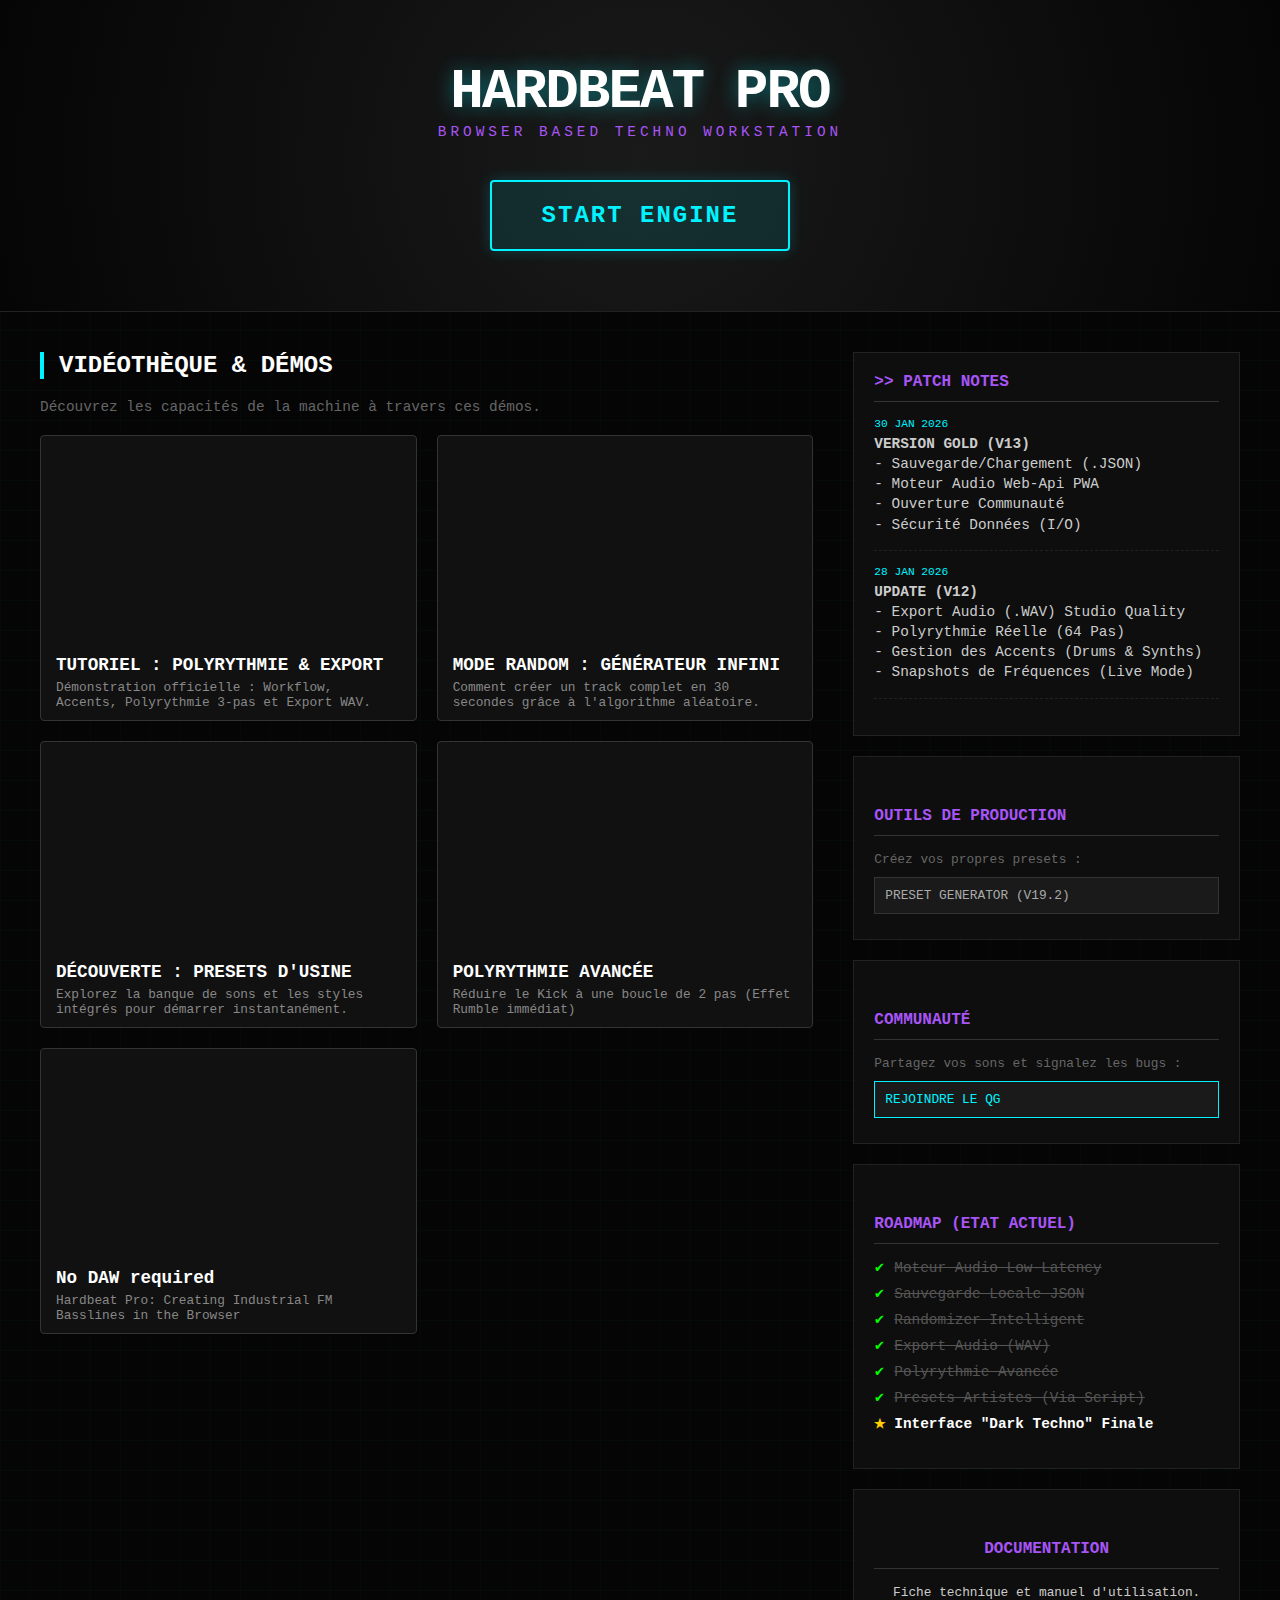
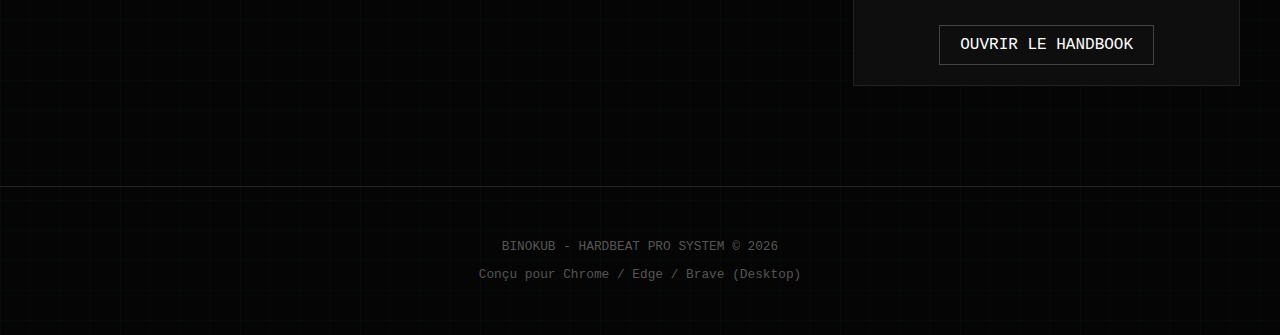
<file: index.html>
<!DOCTYPE html>
<html lang="fr">
<head>
    <meta charset="UTF-8">
    <meta name="viewport" content="width=device-width, initial-scale=1.0">
    <title>HARDBEAT PRO | HUB</title>
    <style>
        :root {
            --bg-dark: #050505;
            --panel-bg: #111;
            --text-main: #ccc;
            --cyan: #00f3ff;
            --purple: #a855f7;
            --green: #0f0;
            --yellow: #ffcc00;
            --border: 1px solid #333;
        }

        body {
            background-color: var(--bg-dark);
            color: var(--text-main);
            font-family: 'Courier New', monospace;
            margin: 0;
            padding: 0;
            background-image: 
                linear-gradient(rgba(0, 243, 255, 0.02) 1px, transparent 1px),
                linear-gradient(90deg, rgba(0, 243, 255, 0.02) 1px, transparent 1px);
            background-size: 30px 30px;
        }

        /* --- HEADER HERO --- */
        header {
            text-align: center;
            padding: 60px 20px;
            border-bottom: 1px solid #222;
            background: radial-gradient(circle at center, #1a1a1a 0%, #050505 100%);
        }

        h1 {
            font-size: 3.5rem;
            margin: 0;
            color: #fff;
            text-shadow: 0 0 20px rgba(0, 243, 255, 0.4);
            letter-spacing: -2px;
        }

        .subtitle {
            color: var(--purple);
            letter-spacing: 4px;
            font-size: 0.9rem;
            margin-bottom: 40px;
            text-transform: uppercase;
        }

        .btn-main {
            display: inline-block;
            background: rgba(0, 243, 255, 0.1);
            color: var(--cyan);
            border: 2px solid var(--cyan);
            padding: 20px 50px;
            font-size: 1.5rem;
            font-weight: bold;
            text-decoration: none;
            text-transform: uppercase;
            letter-spacing: 2px;
            transition: 0.3s;
            box-shadow: 0 0 15px rgba(0, 243, 255, 0.2);
            border-radius: 4px;
        }

        .btn-main:hover {
            background: var(--cyan);
            color: #000;
            box-shadow: 0 0 40px rgba(0, 243, 255, 0.8);
            transform: scale(1.05);
        }

        /* --- CONTENT GRID --- */
        .container {
            max-width: 1200px;
            margin: 0 auto;
            padding: 40px 20px;
            display: grid;
            grid-template-columns: 2fr 1fr; /* 2/3 Vidéos, 1/3 Infos */
            gap: 40px;
        }

        @media (max-width: 800px) { .container { grid-template-columns: 1fr; } }

        h2 { border-left: 4px solid var(--cyan); padding-left: 15px; color: #fff; margin-top: 0; text-transform: uppercase; }
        h3 { color: var(--purple); border-bottom: 1px solid #333; padding-bottom: 10px; margin-top: 30px; font-size: 1rem; }

        /* --- VIDEO GALLERY --- */
        .video-grid {
            display: grid;
            grid-template-columns: repeat(auto-fill, minmax(300px, 1fr));
            gap: 20px;
        }

        .video-card {
            background: var(--panel-bg);
            border: var(--border);
            padding: 10px;
            border-radius: 4px;
            transition: 0.2s;
        }

        .video-card:hover { border-color: var(--cyan); box-shadow: 0 0 15px rgba(0,0,0,0.5); }
        
        .vid-info { padding: 10px 5px 0 5px; }
        .vid-title { font-weight: bold; color: #fff; font-size: 1.1rem; margin-bottom: 5px; }
        .vid-desc { font-size: 0.8rem; color: #888; }

        /* --- SIDEBAR (INFOS) --- */
        .sidebar-box {
            background: #0e0e0e;
            padding: 20px;
            border: 1px solid #222;
            margin-bottom: 20px;
        }

        ul.updates { list-style: none; padding: 0; }
        ul.updates li { margin-bottom: 15px; border-bottom: 1px dashed #222; padding-bottom: 15px; }
        .date { color: var(--cyan); font-size: 0.7rem; display: block; margin-bottom: 4px; }
        .text { font-size: 0.9rem; line-height: 1.4; }

        ul.roadmap { list-style: none; padding: 0; }
        ul.roadmap li { margin-bottom: 10px; padding-left: 20px; position: relative; font-size: 0.9rem; }
        ul.roadmap li::before { content: "►"; color: var(--purple); position: absolute; left: 0; top: 0; font-size: 0.8rem; }
        ul.roadmap li.done { color: #555; text-decoration: line-through; }
        ul.roadmap li.done::before { content: "✔"; color: var(--green); }
        ul.roadmap li.new { color: #fff; font-weight: bold; }
        ul.roadmap li.new::before { content: "★"; color: var(--yellow); }

        /* --- TOOLS LINKS --- */
        .tool-link {
            display: block;
            background: #1a1a1a;
            color: #aaa;
            text-decoration: none;
            padding: 10px;
            margin-bottom: 5px;
            border: 1px solid #333;
            font-size: 0.8rem;
            transition: 0.2s;
        }
        .tool-link:hover {
            border-color: var(--yellow);
            color: var(--yellow);
            background: #222;
        }

        /* --- FOOTER --- */
        footer {
            text-align: center;
            padding: 40px;
            border-top: 1px solid #222;
            margin-top: 40px;
            color: #555;
            font-size: 0.8rem;
        }

        .dl-btn {
            color: #fff; text-decoration: none; border: 1px solid #444; padding: 10px 20px;
            transition: 0.2s; display: inline-block; margin-top: 10px;
        }
        .dl-btn:hover { border-color: var(--cyan); color: var(--cyan); background: rgba(0,0,0,0.5); }

    </style>
</head>
<body>

    <header>
        <h1>HARDBEAT PRO</h1>
        <div class="subtitle">BROWSER BASED TECHNO WORKSTATION</div>
        <a href="HARDBEAT-PRO.html" class="btn-main">START ENGINE</a>
    </header>

    <div class="container">
        
        <main>
            <h2>Vidéothèque & Démos</h2>
            <p style="font-size:0.9rem; color:#666; margin-bottom:20px;">
                Découvrez les capacités de la machine à travers ces démos.
            </p>
            
            <div class="video-grid" id="gallery-container">
                </div>
        </main>

        <aside>
            <div class="sidebar-box">
                <h3 style="margin-top:0"> >> PATCH NOTES </h3>
                <ul class="updates">
                    <li>
                        <span class="date">30 JAN 2026</span>
                        <div class="text"><strong>VERSION GOLD (V13)</strong><br>
                        - Sauvegarde/Chargement (.JSON)<br>
                        - Moteur Audio Web-Api PWA<br>
                        - Ouverture Communauté<br>
                        - Sécurité Données (I/O)</div>
                    </li>
                    <li>
                        <span class="date">28 JAN 2026</span>
                        <div class="text"><strong>UPDATE (V12)</strong><br>
                        - Export Audio (.WAV) Studio Quality<br>
                        - Polyrythmie Réelle (64 Pas)<br>
                        - Gestion des Accents (Drums & Synths)<br>
                        - Snapshots de Fréquences (Live Mode)</div>
                    </li>
                </ul>
            </div>

            <div class="sidebar-box">
                <h3>OUTILS DE PRODUCTION</h3>
                <p style="font-size:0.8rem; color:#666; margin-bottom:10px;">Créez vos propres presets :</p>
                <a href="generator.html" target="_blank" class="tool-link">PRESET GENERATOR (V19.2)</a>
            </div>

            <div class="sidebar-box">
                <h3>COMMUNAUTÉ</h3>
                <p style="font-size:0.8rem; color:#666; margin-bottom:10px;">Partagez vos sons et signalez les bugs :</p>
                <a href="https://forum.binokub.com" target="_blank" class="tool-link" style="border-color: var(--cyan); color: var(--cyan);"> REJOINDRE LE QG</a>
            </div>

            <div class="sidebar-box">
                <h3>ROADMAP (ETAT ACTUEL)</h3>
                <ul class="roadmap">
                    <li class="done">Moteur Audio Low-Latency</li>
                    <li class="done">Sauvegarde Locale JSON</li>
                    <li class="done">Randomizer Intelligent</li>
                    <li class="done">Export Audio (WAV)</li>
                    <li class="done">Polyrythmie Avancée</li>
                    <li class="done">Presets Artistes (Via Script)</li>
                    <li class="new">Interface "Dark Techno" Finale</li>
                </ul>
            </div>

           <div class="sidebar-box" style="text-align:center;">
                <h3>DOCUMENTATION</h3>
                <p style="font-size:0.8rem; margin-bottom:15px;">Fiche technique et manuel d'utilisation.</p>
                <a href="manual.html" target="_blank" class="dl-btn"> OUVRIR LE HANDBOOK</a>
            </div>
        </aside>

    </div>

    <footer>
        <p>BINOKUB - HARDBEAT PRO SYSTEM © 2026</p>
        <p>Conçu pour Chrome / Edge / Brave (Desktop)</p>
    </footer>

    <script>
        /* ========================================================
           ZONE DE CONFIGURATION VIDEOS
           ======================================================== */
        
        const myVideos = [
            {
                // VIDEO 1 : LE TUTORIEL (Base)
                type: "youtube",
                id: "R3om_JVmBEM", 
                titre: "TUTORIEL : POLYRYTHMIE & EXPORT",
                desc: "Démonstration officielle : Workflow, Accents, Polyrythmie 3-pas et Export WAV."
            },
            {
                // VIDEO 2 : LE MODE RANDOM (Nouvelle)
                type: "youtube",
                id: "RmZvoIJWoX4", 
                titre: "MODE RANDOM : GÉNÉRATEUR INFINI",
                desc: "Comment créer un track complet en 30 secondes grâce à l'algorithme aléatoire."
            },
           {
                type: "youtube",
                id: "D88nIKM8Q1k", 
                titre: "DÉCOUVERTE : PRESETS D'USINE",
                desc: "Explorez la banque de sons et les styles intégrés pour démarrer instantanément."
            },
            {
        type: "youtube",
        id: "q7z9qU4HQpw", 
        titre: "POLYRYTHMIE AVANCÉE",
        desc: "Réduire le Kick à une boucle de 2 pas (Effet Rumble immédiat)"
    },
            {
        type: "youtube",
        id: "U_a9k2bw3Qg", 
        titre: "No DAW required",
        desc: "Hardbeat Pro: Creating Industrial FM Basslines in the Browser"
    },

        ];

        /* ========================================================
           SCRIPT GALERIE (HYBRIDE YOUTUBE / LOCAL)
           ======================================================== */

        const container = document.getElementById('gallery-container');

        myVideos.forEach(vid => {
            const card = document.createElement('div');
            card.className = 'video-card';
            
            let mediaHTML = '';
            
            // Logique de détection
            if (vid.type === "youtube") {
                // Création d'un embed responsive pour YouTube
                mediaHTML = `
                    <div style="position: relative; padding-bottom: 56.25%; height: 0; overflow: hidden;">
                        <iframe 
                            src="https://www.youtube.com/embed/${vid.id}" 
                            style="position: absolute; top: 0; left: 0; width: 100%; height: 100%; border:0;" 
                            allow="accelerometer; autoplay; clipboard-write; encrypted-media; gyroscope; picture-in-picture" 
                            allowfullscreen>
                        </iframe>
                    </div>
                `;
            } else {
                // Lecteur vidéo standard HTML5 pour les fichiers locaux
                mediaHTML = `
                    <video controls preload="metadata" style="width:100%; border-radius:2px; background:#000;">
                        <source src="${vid.fichier}" type="video/mp4">
                        Votre navigateur ne supporte pas la vidéo.
                    </video>
                `;
            }

            card.innerHTML = `
                ${mediaHTML}
                <div class="vid-info">
                    <div class="vid-title">${vid.titre}</div>
                    <div class="vid-desc">${vid.desc}</div>
                </div>
            `;
            container.appendChild(card);
        });
    </script>

</body>
</html>
</file>
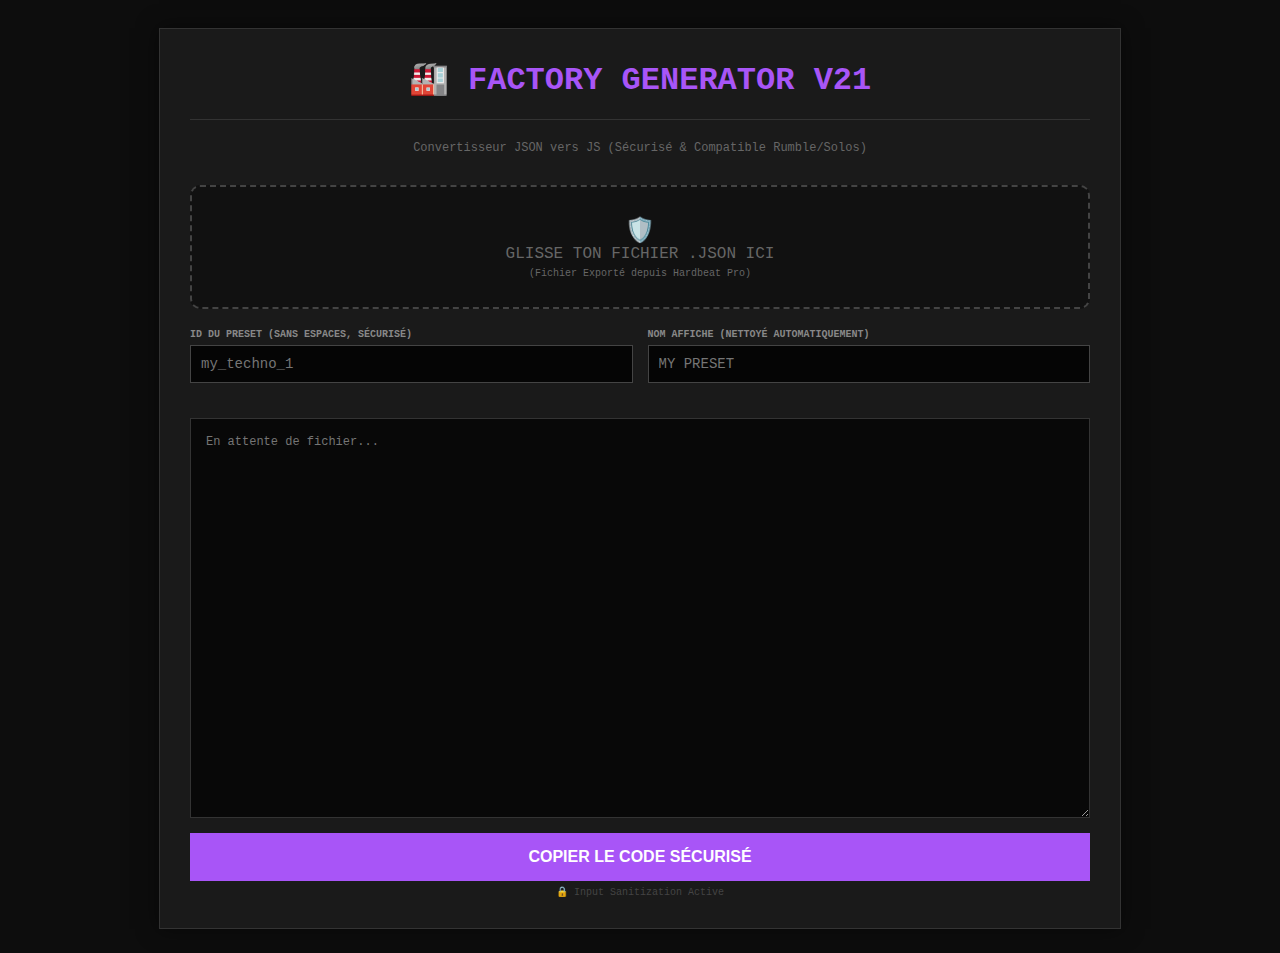
<file: generator.html>
<!DOCTYPE html>
<html lang="fr">
<head>
    <meta charset="UTF-8">
    <title>HARDBEAT FACTORY - CONVERTER V21 (SECURE)</title>
    <style>
        :root { --bg: #0d0d0d; --panel: #1a1a1a; --cyan: #00f3ff; --purple: #a855f7; --yellow: #ffcc00; --text: #ccc; }
        body { background: var(--bg); color: var(--text); font-family: 'Segoe UI', monospace; padding: 20px; display: flex; justify-content: center; }
        .container { width: 900px; background: var(--panel); padding: 30px; border: 1px solid #333; box-shadow: 0 0 20px rgba(0,0,0,0.5); }
        
        h1 { color: var(--purple); text-align: center; border-bottom: 1px solid #333; padding-bottom: 20px; margin-top: 0; }
        .subtitle { text-align: center; color: #666; font-size: 12px; margin-bottom: 30px; }

        /* DROP ZONE */
        .drop-zone {
            border: 2px dashed #444;
            border-radius: 10px;
            height: 120px;
            display: flex;
            align-items: center;
            justify-content: center;
            flex-direction: column;
            cursor: pointer;
            transition: 0.3s;
            background: #111;
            color: #666;
            margin-bottom: 20px;
        }
        .drop-zone:hover { border-color: var(--cyan); color: var(--cyan); background: #151515; }
        .drop-zone.active { border-color: var(--yellow); color: var(--yellow); background: #222; }
        
        /* INPUTS */
        .meta-row { display: flex; gap: 15px; margin-bottom: 20px; }
        .col { flex: 1; }
        label { display: block; font-size: 10px; color: #888; margin-bottom: 5px; font-weight: bold; text-transform: uppercase; }
        input[type="text"] { width: 100%; background: #050505; border: 1px solid #444; color: #fff; padding: 10px; font-family: monospace; font-size: 14px; box-sizing: border-box; }
        input:focus { border-color: var(--cyan); outline: none; }

        /* OUTPUT */
        textarea { 
            width: 100%; height: 400px; 
            background: #080808; color: #0f0; 
            border: 1px solid #333; padding: 15px; 
            font-family: 'Consolas', monospace; font-size: 12px; line-height: 1.4;
            box-sizing: border-box; resize: vertical;
        }

        button { width: 100%; padding: 15px; background: var(--purple); color: #fff; border: none; font-weight: bold; cursor: pointer; margin-top: 10px; font-size: 16px; text-transform: uppercase; }
        button:hover { background: #fff; color: #000; }

        .status { text-align: center; margin-top: 10px; font-size: 12px; height: 15px; color: var(--yellow); }
        .security-badge { text-align:center; font-size:10px; color:#444; margin-top:5px; }
    </style>
</head>
<body>

<div class="container">
    <h1>🏭 FACTORY GENERATOR V21</h1>
    <p class="subtitle">Convertisseur JSON vers JS (Sécurisé & Compatible Rumble/Solos)</p>

    <div class="drop-zone" id="drop-zone">
        <span style="font-size: 24px;">🛡️</span>
        <span>GLISSE TON FICHIER .JSON ICI</span>
        <span style="font-size: 10px; margin-top:5px;">(Fichier Exporté depuis Hardbeat Pro)</span>
        <input type="file" id="file-input" accept=".json" style="display:none">
    </div>

    <div class="meta-row">
        <div class="col">
            <label>ID DU PRESET (Sans espaces, sécurisé)</label>
            <input type="text" id="p-id" placeholder="my_techno_1" oninput="renderCodeFromCache()">
        </div>
        <div class="col">
            <label>NOM AFFICHE (Nettoyé automatiquement)</label>
            <input type="text" id="p-name" placeholder="MY PRESET" oninput="renderCodeFromCache()">
        </div>
    </div>

    <div class="status" id="status-msg"></div>

    <textarea id="output" readonly placeholder="En attente de fichier..."></textarea>
    <button onclick="copyToClipboard()">COPIER LE CODE SÉCURISÉ</button>
    <div class="security-badge">🔒 Input Sanitization Active</div>
</div>

<script>
    const dropZone = document.getElementById('drop-zone');
    const fileInput = document.getElementById('file-input');
    const output = document.getElementById('output');
    const statusMsg = document.getElementById('status-msg');
    
    let loadedData = null;

    // --- SECURITY SANITIZER ---
    function sanitizeInput(str, isId = false) {
        if (!str) return "";
        
        // Si c'est un ID, on est très strict : que des lettres, chiffres et underscores
        if (isId) {
            return str.replace(/[^a-zA-Z0-9_]/g, "").toLowerCase();
        }

        // Si c'est un Nom, on autorise les espaces mais on tue les caractères dangereux (HTML/JS Injection)
        return str
            .replace(/&/g, "&amp;")
            .replace(/</g, "&lt;")
            .replace(/>/g, "&gt;")
            .replace(/"/g, "")   // On vire les guillemets doubles pour ne pas casser le string JS
            .replace(/'/g, "")   // On vire les simples aussi pour être sûr
            .replace(/`/g, "")   // On vire les backticks
            .replace(/\\/g, ""); // On vire les backslashes
    }

    // --- DRAG & DROP ---
    dropZone.addEventListener('click', () => fileInput.click());
    dropZone.addEventListener('dragover', (e) => { e.preventDefault(); dropZone.classList.add('active'); });
    dropZone.addEventListener('dragleave', () => dropZone.classList.remove('active'); );
    dropZone.addEventListener('drop', (e) => {
        e.preventDefault(); dropZone.classList.remove('active');
        if(e.dataTransfer.files[0]) processFile(e.dataTransfer.files[0]);
    });
    fileInput.addEventListener('change', (e) => { if(e.target.files[0]) processFile(e.target.files[0]); });

    // --- HELPER ---
    function boolsToIndices(arr) {
        if(!Array.isArray(arr)) return [];
        return arr.map((val, i) => val ? i : -1).filter(i => i !== -1);
    }

    // --- LECTURE ---
    function processFile(file) {
        const reader = new FileReader();
        reader.onload = (e) => {
            try {
                loadedData = JSON.parse(e.target.result);
                
                // Pré-remplissage intelligent
                const rawName = loadedData.name || "UNTITLED";
                const cleanName = sanitizeInput(rawName);
                // Création d'un ID à partir du nom nettoyé
                const cleanID = cleanName.toLowerCase().replace(/\s+/g, '_');

                document.getElementById('p-name').value = cleanName;
                // On ne remplace l'ID que s'il est vide
                if(!document.getElementById('p-id').value) {
                    document.getElementById('p-id').value = cleanID;
                }

                renderCodeFromCache();
                statusMsg.innerText = "✅ JSON VALIDE & SÉCURISÉ";
                statusMsg.style.color = "#0f0";
            } catch(err) {
                alert("Fichier corrompu : " + err.message);
            }
        };
        reader.readAsText(file);
    }

    // --- GENERATION (ENGINE V21) ---
    function renderCodeFromCache() {
        if (!loadedData) return;

        const data = loadedData;
        
        // 1. APPLICATION DE LA SECURITE SUR LES CHAMPS UTILISATEUR
        const rawId = document.getElementById('p-id').value || "new_preset";
        const id = sanitizeInput(rawId, true); // Mode Strict pour l'ID
        
        const rawName = document.getElementById('p-name').value || "USER PRESET";
        const name = sanitizeInput(rawName, false); // Mode Text pour le nom

        // 2. DATA GLOBALE (Avec Fallbacks anti-crash)
        const bpm = data.global ? data.global.bpm : (data.bpm || 120);
        const swing = (data.global && data.global.swing !== undefined) ? data.global.swing : 0;
        const len = data.global ? data.global.len : 16;
        
        // Gestion Steps V21
        let trackLengths = [16,16,16,16,16];
        if(data.global) {
            if(data.global.trackLengths) trackLengths = data.global.trackLengths;
            else if(data.global.trackLens) trackLengths = data.global.trackLens;
        } else if (data.trackLengths) {
            trackLengths = data.trackLengths;
        }

        // 3. CONTROLS (Inclut le Rumble automatiquement car il est dans data.controls.kick)
        let controls = {};
        if(data.controls) {
            controls = JSON.parse(JSON.stringify(data.controls)); 
        }

        // 4. MUTES & SOLOS (NOUVEAU V21)
        const mutes = data.mutes || [false, false, false, false, false];
        const solos = data.solos || [false, false, false, false, false];

        // 5. DRUMS (Anti-Crash)
        const dSeq = data.drums && data.drums.seq ? data.drums.seq : [[],[],[],[],[]];
        const dAcc = data.drums && (data.drums.acc || data.drums.accents) ? (data.drums.acc || data.drums.accents) : [[],[],[],[],[]];
        
        const drumSeqsIndices = dSeq.map(seq => boolsToIndices(seq));
        const drumAccsIndices = dAcc.map(seq => boolsToIndices(seq));

        // 6. SYNTHS (Anti-Crash)
        const synths = data.synths || {};
        const s2Seq = boolsToIndices(synths.seq2 || []);
        const s3Seq = boolsToIndices(synths.seq3 || []);
        const s2Acc = boolsToIndices(synths.acc2 || []);
        const s3Acc = boolsToIndices(synths.acc3 || []);

        // 7. FREQS
        const roundArr = (arr) => arr ? arr.map(x => Math.round(x * 10) / 10) : [];
        const freqs = data.freqs || {};
        const f2 = roundArr(freqs.seq2 || data.freqs2);
        const f3 = roundArr(freqs.seq3 || data.freqs3);
        const fmFreqs = freqs.fm ? roundArr(freqs.fm) : [];

        // 8. CHORDS
        const chords = (data.chords && data.chords.qual) ? data.chords.qual : [];

        // --- TEMPLATE JS SÉCURISÉ ---
        const jsCode = `
    "${id}": {
        name: "${name}",
        masterLength: ${len},
        bpm: ${bpm},
        swing: ${swing},
        trackLengths: [${trackLengths.join(', ')}],
        
        // --- V21 CONTROLS (Knobs + Rumble) ---
        controls: ${JSON.stringify(controls, null, 8).replace(/\n\s{8}/g, '\n            ').replace('}', '        }')},

        // --- V21 MIXER STATE ---
        mutes: [${mutes.join(', ')}],
        solos: [${solos.join(', ')}],

        drums: {
            seq: [
                makeSeq([${drumSeqsIndices[0].join(', ')}]), // KICK
                makeSeq([${drumSeqsIndices[1].join(', ')}]), // SNARE
                makeSeq([${drumSeqsIndices[2].join(', ')}]), // HHC
                makeSeq([${drumSeqsIndices[3].join(', ')}]), // HHO
                makeSeq([${drumSeqsIndices[4].join(', ')}])  // FM
            ],
            accents: [
                makeSeq([${drumAccsIndices[0].join(', ')}]),
                makeSeq([${drumAccsIndices[1].join(', ')}]),
                makeSeq([${drumAccsIndices[2].join(', ')}]),
                makeSeq([${drumAccsIndices[3].join(', ')}]),
                makeSeq([${drumAccsIndices[4].join(', ')}])
            ],
            fmFreqs: [${fmFreqs.join(', ')}]
        },

        synths: {
            seq2: makeSeq([${s2Seq.join(', ')}]),
            seq3: makeSeq([${s3Seq.join(', ')}]),
            acc2: makeSeq([${s2Acc.join(', ')}]),
            acc3: makeSeq([${s3Acc.join(', ')}])
        },

        freqs2: [${f2.join(', ')}],
        freqs3: [${f3.join(', ')}],
        
        chords: {
            qual: [${chords.join(', ')}]
        }
    },`;

        output.value = jsCode;
    }

    function copyToClipboard() {
        if(!output.value) return;
        output.select();
        document.execCommand('copy');
        statusMsg.innerText = "COPIÉ DANS LE PRESSE-PAPIER !";
        setTimeout(() => statusMsg.innerText = "", 3000);
    }
</script>

</body>
</html>
</file>
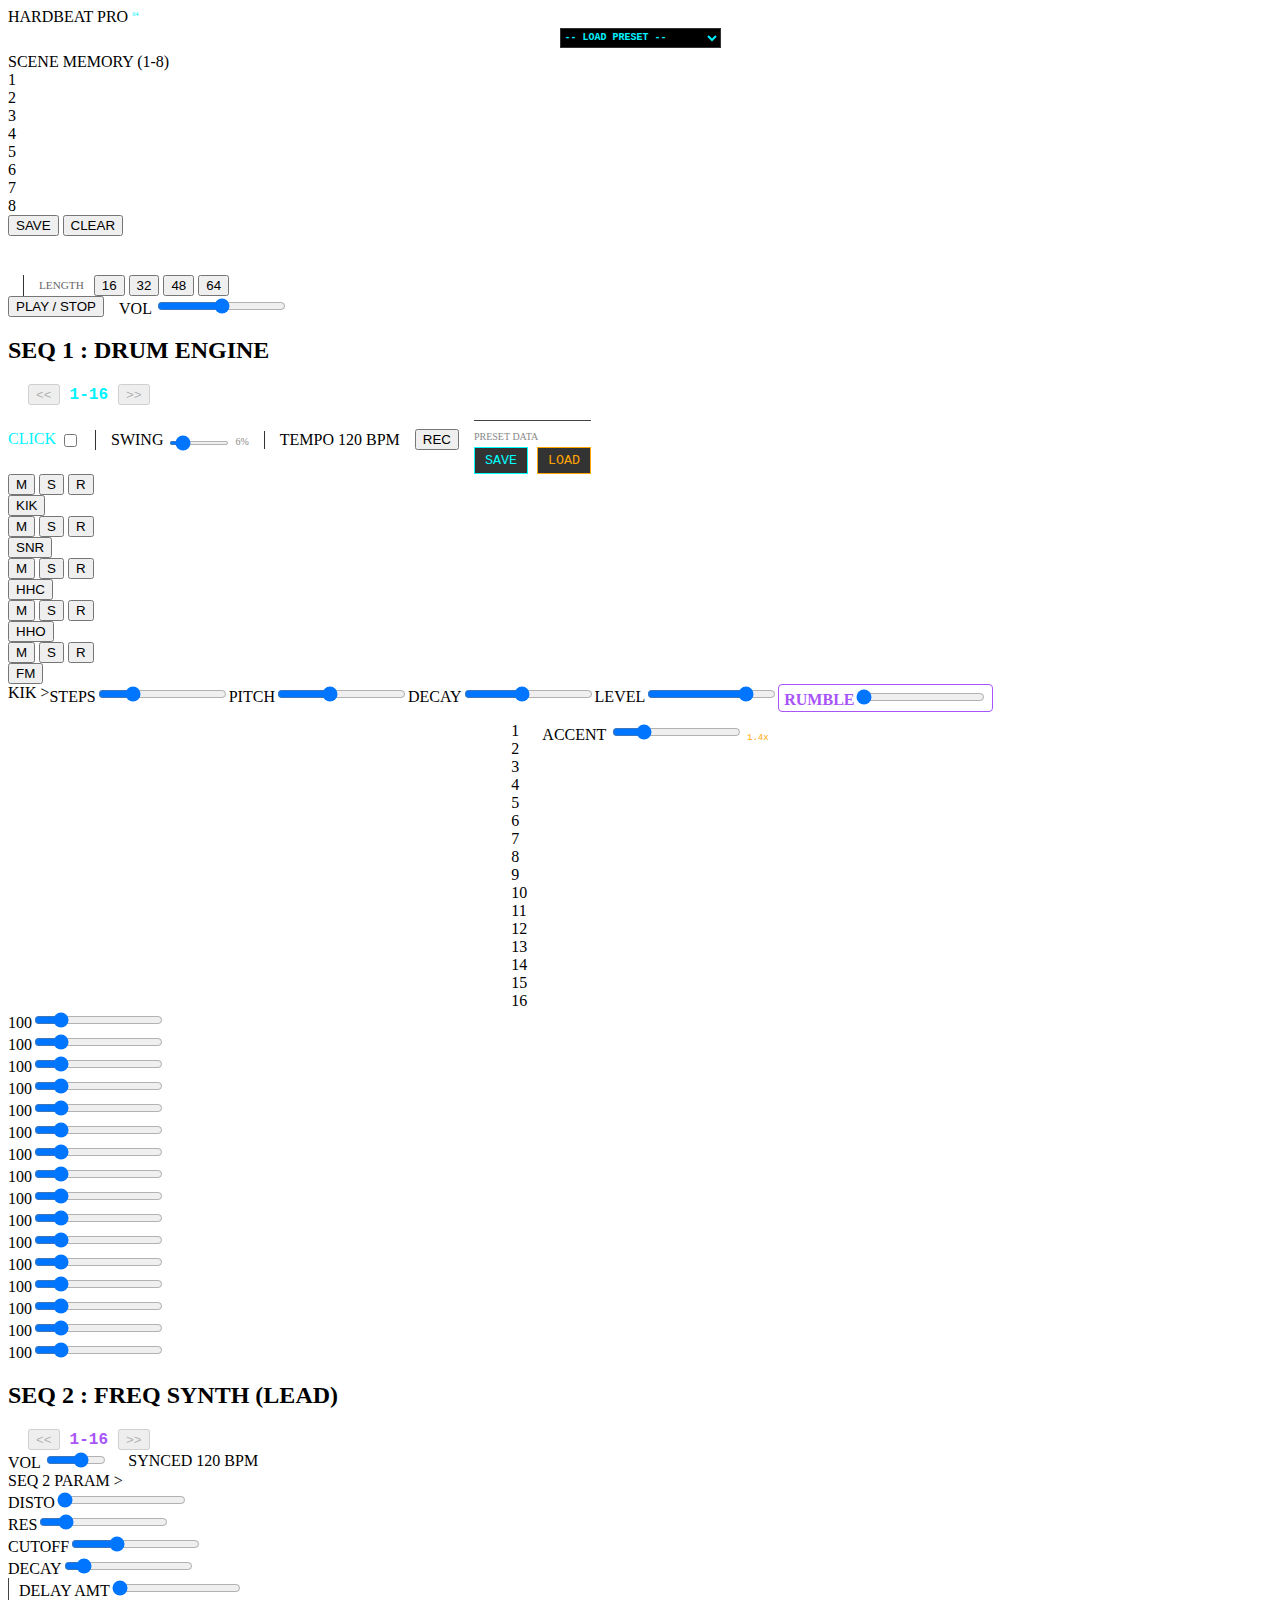
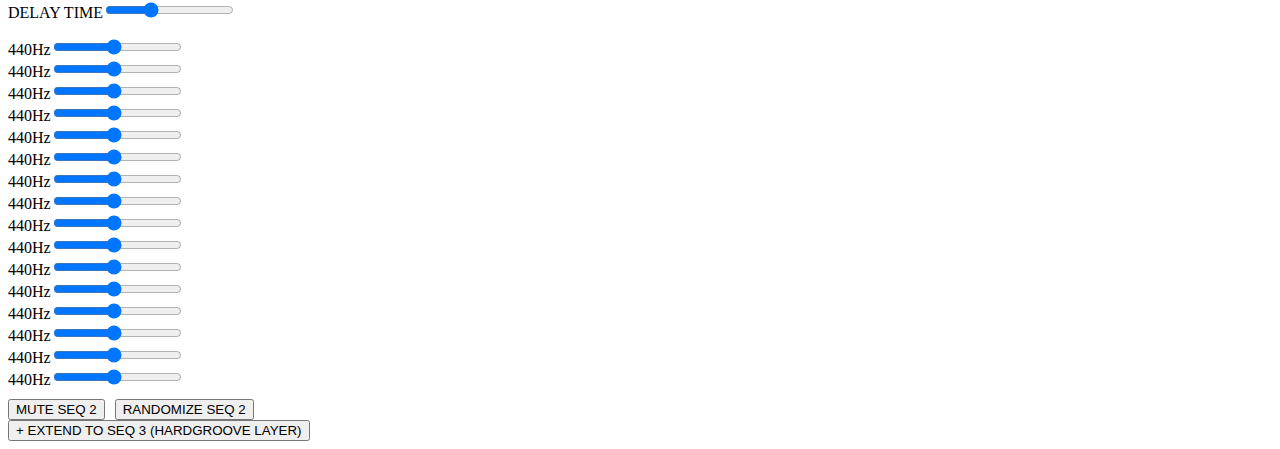
<file: HARDBEAT-PRO.html>
<!DOCTYPE html>
<html lang="fr">
<head>
    <meta charset="UTF-8">
    <meta name="viewport" content="width=device-width, initial-scale=1.0">
    <title>HARDBEAT PRO v1.1.0</title>
    <link rel="stylesheet" href="style.css">
</head>
<body>

    <main id="rack-container">

        <header id="master-control">

            <div class="logo">HARDBEAT PRO <span style="font-size:0.4em; color:#00f3ff; vertical-align:super;">64</span></div>
            
            <div class="center-stack">
                <div style="margin-bottom: 5px; text-align: center;">
                    <select id="preset-selector" onchange="loadPreset(this.value)" style="background:#000; color:#00f3ff; border:1px solid #333; font-family:'Courier New'; font-weight:bold; font-size:10px; height:20px; cursor:pointer;">
                        <option value="">-- LOAD PRESET --</option>
                        <option value="init">INIT / BLANK</option>
                        <option value="rumble">BERLIN RUMBLE</option>
                        <option value="polymills">DETROIT POLY</option>
                        <option value="hardgroove">HARDGROOVE</option>
			<option value="GROOVE2">HARDGROOVE 2</option>
                        <option value="POLYSWEET">RANDOM-X-001</option>
                        <option value="BASS">FM BASS</option>
						<option value="fresh">KOOL & THE GANG - FRESH</option>
 			<option value="GROOVE1">SYMFONIC GROOVE</option>
                    </select>
                </div>

                <div class="memory-section">
                    <div class="memory-label">SCENE MEMORY (1-8)</div>
                    <div class="memory-grid">
                        <div class="mem-pad" data-slot="0">1</div>
                        <div class="mem-pad" data-slot="1">2</div>
                        <div class="mem-pad" data-slot="2">3</div>
                        <div class="mem-pad" data-slot="3">4</div>
                        <div class="mem-pad" data-slot="4">5</div>
                        <div class="mem-pad" data-slot="5">6</div>
                        <div class="mem-pad" data-slot="6">7</div>
                        <div class="mem-pad" data-slot="7">8</div>
                    </div>
                    <div class="memory-actions">
                        <button id="btn-mem-save" class="btn-action">SAVE</button>
                        <button id="btn-mem-clear" class="btn-action">CLEAR</button>
                    </div>
                </div>

                <canvas id="oscilloscope" width="280" height="30" style="margin-top:5px;"></canvas>
            </div>

            <div class="length-control-panel" style="display:flex; align-items:center; gap:5px; margin-left:15px; border-left:1px solid #333; padding-left:15px;">
                <label style="font-size:0.7rem; color:#666; display:block; margin-right:5px;">LENGTH</label>
                <div class="length-btn-group">
                    <button class="btn-length active" data-length="16">16</button>
                    <button class="btn-length" data-length="32">32</button>
                    <button class="btn-length" data-length="48">48</button>
                    <button class="btn-length" data-length="64">64</button>
                </div>
            </div>

            <div style="display:flex; align-items:center; gap:15px; margin-left:auto;">
                <button id="master-play-stop">PLAY / STOP</button>
                <div class="master-volume">
                    <label>VOL</label>
                    <input type="range" id="master-gain" min="0" max="1" step="0.01" value="0.5" orient="vertical">
                </div>
            </div>
        </header>

        <section id="seq1-container" class="rack-section">
            <div class="section-header">
                <h2>SEQ 1 : DRUM ENGINE</h2>
                
                <div class="page-navigator" id="seq1-navigator" style="display:flex; gap:10px; margin-left:20px; align-items:center;">
                    <button class="btn-nav" id="btn-prev-page-seq1" disabled>&lt;&lt;</button>
                    <span class="page-indicator" id="page-indicator-seq1" style="font-family:'Courier New'; color:#00f3ff; font-weight:bold;">1-16</span>
                    <button class="btn-nav" id="btn-next-page-seq1" disabled>&gt;&gt;</button>
                </div>

                <div style="display:flex; gap:15px; align-items:center; margin-left:auto;">
                    <div class="bpm-control" style="border-right:1px solid #333; padding-right:15px;">
                        <label style="cursor:pointer; color:#00f3ff;">
                            CLICK <input type="checkbox" id="metro-toggle" style="vertical-align:middle;">
                        </label>
                    </div>
                    <div class="bpm-control" style="border-right:1px solid #333; padding-right:15px;">
                        <label>SWING</label>
                        <input type="range" id="global-swing" min="0" max="50" value="6" style="width:60px; height:4px;">
                        <span id="swing-val" style="font-size:10px; color:#888;">6%</span>
                    </div>
                    <div class="bpm-control">
                        <label>TEMPO</label>
                        <span id="display-bpm1">120</span> BPM
                    </div>
                    
                    <button id="btn-rec" class="btn-recorder" title="Enregistrer Audio">REC</button>

                    <div style="margin-top: 15px; border-top: 1px solid #444; padding-top: 10px;">
                        <div style="font-size: 10px; color: #888; margin-bottom: 5px;">PRESET DATA</div>
                        
                        <button onclick="IO.exportPreset()" style="background: #333; color: cyan; border: 1px solid cyan; padding: 5px 10px; cursor: pointer; font-family: monospace;">
                            SAVE
                        </button>

                        <button onclick="document.getElementById('json-upload').click()" style="background: #333; color: orange; border: 1px solid orange; padding: 5px 10px; cursor: pointer; font-family: monospace; margin-left: 5px;">
                            LOAD
                        </button>
                        
                        <input type="file" id="json-upload" style="display: none;" accept=".json" onchange="IO.importPreset(event)">
                    </div>
                    
                </div>
            </div>

            <div class="track-selectors">
                <div class="track-unit">
                    <div class="ms-group">
                        <button class="btn-mute" data-track="0">M</button>
                        <button class="btn-solo" data-track="0">S</button>
                        <button class="btn-drum-rand" data-track="0">R</button>
                    </div>
                    <button class="track-btn active" data-track="0">KIK</button>
                </div>
                <div class="track-unit">
                    <div class="ms-group">
                        <button class="btn-mute" data-track="1">M</button>
                        <button class="btn-solo" data-track="1">S</button>
                        <button class="btn-drum-rand" data-track="1">R</button>
                    </div>
                    <button class="track-btn" data-track="1">SNR</button>
                </div>
                <div class="track-unit">
                    <div class="ms-group">
                        <button class="btn-mute" data-track="2">M</button>
                        <button class="btn-solo" data-track="2">S</button>
                        <button class="btn-drum-rand" data-track="2">R</button>
                    </div>
                    <button class="track-btn" data-track="2">HHC</button>
                </div>
                <div class="track-unit">
                    <div class="ms-group">
                        <button class="btn-mute" data-track="3">M</button>
                        <button class="btn-solo" data-track="3">S</button>
                        <button class="btn-drum-rand" data-track="3">R</button>
                    </div>
                    <button class="track-btn" data-track="3">HHO</button>
                </div>
                <div class="track-unit">
                    <div class="ms-group">
                        <button class="btn-mute" data-track="4">M</button>
                        <button class="btn-solo" data-track="4">S</button>
                        <button class="btn-drum-rand" data-track="4">R</button>
                    </div>
                    <button class="track-btn" data-track="4">FM</button>
                </div>
                
                <div id="instruments-params-container">
                    <div id="params-track-0" class="instr-params" style="display:flex;">
                        <span class="label-cyan">KIK &gt;</span>
                        <div class="group"><label>STEPS</label><input type="range" id="kick-steps" min="1" max="16" value="16" class="step-slider"></div>
                        <div class="group"><label>PITCH</label><input type="range" id="kick-pitch" min="50" max="300" value="150"></div>
                        <div class="group"><label>DECAY</label><input type="range" id="kick-decay" min="0.1" max="1" step="0.1" value="0.5"></div>
                        <div class="group"><label>LEVEL</label><input type="range" id="kick-level" min="0" max="1" step="0.1" value="0.8"></div>
                    </div>
                    <div id="params-track-1" class="instr-params" style="display:none;">
                        <span class="label-cyan">SNR &gt;</span>
                        <div class="group"><label>STEPS</label><input type="range" id="snare-steps" min="1" max="16" value="16" class="step-slider"></div>
                        <div class="group"><label>SNAP</label><input type="range" id="snare-snappy" min="0.1" max="2" step="0.1" value="1"></div>
                        <div class="group"><label>TONE</label><input type="range" id="snare-tone" min="500" max="5000" step="100" value="1000"></div>
                        <div class="group"><label>LEVEL</label><input type="range" id="snare-level" min="0" max="1" step="0.1" value="0.6"></div>
                    </div>
                    <div id="params-track-2" class="instr-params" style="display:none;">
                        <span class="label-cyan">HHC &gt;</span>
                        <div class="group"><label>STEPS</label><input type="range" id="hhc-steps" min="1" max="16" value="16" class="step-slider"></div>
                        <div class="group"><label>TONE</label><input type="range" id="hhc-tone" min="4000" max="12000" step="100" value="8000"></div>
                        <div class="group"><label>LEVEL</label><input type="range" id="hhc-level" min="0" max="1" step="0.1" value="0.4"></div>
                    </div>
                    <div id="params-track-3" class="instr-params" style="display:none;">
                        <span class="label-cyan">HHO &gt;</span>
                        <div class="group"><label>STEPS</label><input type="range" id="hho-steps" min="1" max="16" value="16" class="step-slider"></div>
                        <div class="group"><label>DECAY</label><input type="range" id="hho-decay" min="0.1" max="0.8" step="0.05" value="0.3"></div>
                        <div class="group"><label>LEVEL</label><input type="range" id="hho-level" min="0" max="1" step="0.1" value="0.5"></div>
                    </div>
                    <div id="params-track-4" class="instr-params" style="display:none;">
                        <span class="label-cyan">FM &gt;</span>
                        <div class="group"><label>STEPS</label><input type="range" id="fm-steps" min="1" max="16" value="16" class="step-slider"></div>
                        <div class="group"><label>CARR</label><input type="range" id="fm-carrier" min="20" max="1000" value="100"></div>
                        <div class="group"><label>MOD</label><input type="range" id="fm-mod" min="1" max="1000" value="50"></div>
                        <div class="group"><label>AMT</label><input type="range" id="fm-amt" min="0" max="2000" value="100"></div>
                        <div class="group"><label>DECAY</label><input type="range" id="fm-decay" min="0.05" max="1.5" step="0.05" value="0.3"></div>
                        <div class="group"><label>LEVEL</label><input type="range" id="fm-level" min="0" max="1" step="0.1" value="0.5"></div>
                    </div>
                </div>
            </div>

            <div class="drum-rack-row" style="display:flex; align-items:flex-start; justify-content:center; gap:15px; margin-top:10px;">
                <div class="step-grid" id="grid-seq1">
                    </div>
                <div class="accent-control-unit">
                    <label>ACCENT</label>
                    <input type="range" id="global-accent-amount" min="1.1" max="2.5" step="0.1" value="1.4" orient="vertical">
                    <span id="accent-val-display" style="font-size:9px; color:#ffaa00; margin-top:5px; font-family:'Courier New';">1.4x</span>
                </div>
            </div>
        </section>

        <section id="seq2-container" class="rack-section synth-instance" data-id="2">
            <div class="section-header">
                <h2>SEQ 2 : FREQ SYNTH (LEAD)</h2>
                
                <div class="page-navigator" id="seq2-navigator" style="display:flex; gap:10px; margin-left:20px; align-items:center;">
                    <button class="btn-nav" id="btn-prev-page-seq2" disabled>&lt;&lt;</button>
                    <span class="page-indicator" id="page-indicator-seq2" style="font-family:'Courier New'; color:#a855f7; font-weight:bold;">1-16</span>
                    <button class="btn-nav" id="btn-next-page-seq2" disabled>&gt;&gt;</button>
                </div>

                <div style="display:flex; gap:20px; align-items:center; margin-left:auto;">
                    <div class="bpm-control">
                        <label>VOL</label>
                        <input type="range" id="vol-seq2" min="0" max="1" step="0.01" value="0.6" style="width:60px">
                    </div>
                    <div class="bpm-control">
                        <label>SYNCED</label>
                        <span id="display-bpm2">120</span> BPM
                    </div>
                </div>
            </div>
            
            <div class="synth-master-fixed" style="margin-bottom:15px;">
                <span class="label-cyan">SEQ 2 PARAM ></span>
                <div class="group"><label>DISTO</label><input type="range" id="synth2-disto" min="0" max="1000" value="0"></div>
                <div class="group"><label>RES</label><input type="range" id="synth2-res" min="1" max="25" value="5"></div>
                <div class="group"><label>CUTOFF</label><input type="range" id="synth2-cutoff" min="1" max="10" step="0.1" value="4"></div>
                <div class="group"><label>DECAY</label><input type="range" id="synth2-decay" min="0.1" max="1.0" step="0.05" value="0.2"></div>
                <div class="group" style="border-left:1px solid #444; padding-left:10px;"><label>DELAY AMT</label><input type="range" id="global-delay-amt" min="0" max="0.8" step="0.05" value="0"></div>
                <div class="group"><label>DELAY TIME</label><input type="range" id="global-delay-time" min="0.1" max="1" step="0.05" value="0.375"></div>
            </div>

            <div class="freq-sliders-container" id="grid-freq-seq2"></div>
            <div class="step-grid" id="grid-seq2"></div>
            
            <div class="synth-controls" style="display:flex; gap:10px; margin-top:10px; align-items:center;">
                <button id="btn-mute-seq2" class="btn-synth-mute" data-target="2">MUTE SEQ 2</button>
                <div class="random-unit">
                    <button class="btn-random" data-target="2">RANDOMIZE SEQ 2</button>
                </div>
            </div>
        </section>
        
        <div id="extension-zone"></div>
        <footer id="ui-footer"><button id="add-seq-btn">+ EXTEND TO SEQ 3 (HARDGROOVE LAYER)</button></footer>
    </main>
    
    <script src="visualizer.js"></script>
    <script src="audio.js"></script>
    <script src="presets.js"></script>
    <script src="recorder.js"></script>
    <script src="storage.js"></script>
    <script src="io.js"></script>
    <script src="logic.js"></script>
    <script src="modules.js"></script>
</body>
</html>
</file>
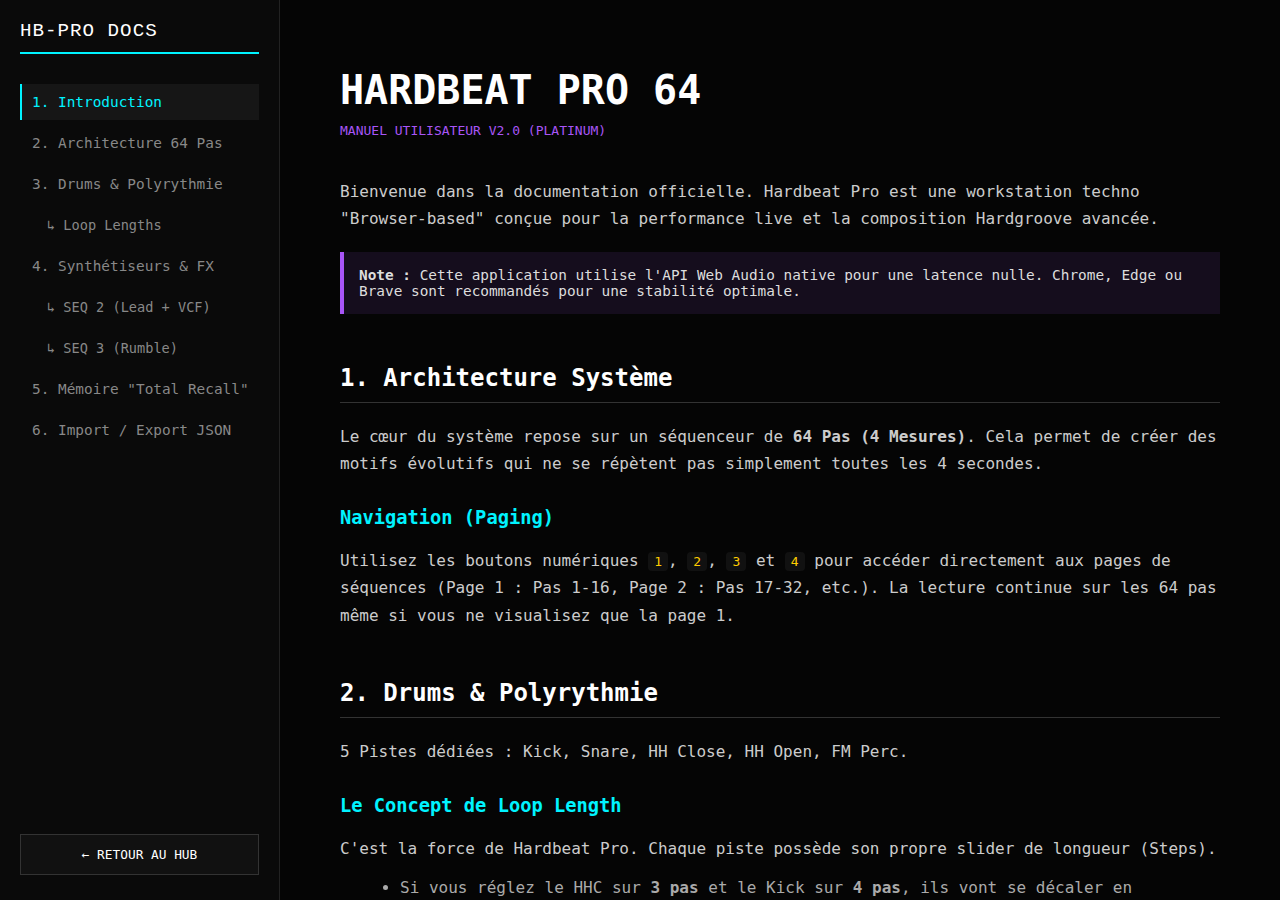
<file: manual.html>
<!DOCTYPE html>
<html lang="fr">
<head>
    <meta charset="UTF-8">
    <meta name="viewport" content="width=device-width, initial-scale=1.0">
    <title>DOCS | HARDBEAT PRO</title>
    <style>
        :root {
            --bg-dark: #050505;
            --sidebar-bg: #0a0a0a;
            --text-main: #ccc;
            --text-light: #fff;
            --cyan: #00f3ff;
            --purple: #a855f7;
            --yellow: #ffcc00;
            --border: 1px solid #222;
        }

        * { box-sizing: border-box; }

        body {
            background-color: var(--bg-dark);
            color: var(--text-main);
            font-family: 'Segoe UI', 'Roboto', monospace;
            margin: 0;
            padding: 0;
            display: flex;
            height: 100vh;
            overflow: hidden;
        }

        /* --- SIDEBAR (GAUCHE) --- */
        nav {
            width: 280px;
            background: var(--sidebar-bg);
            border-right: var(--border);
            display: flex;
            flex-direction: column;
            padding: 20px;
            overflow-y: auto;
            flex-shrink: 0;
        }

        .brand {
            font-family: 'Courier New', monospace;
            font-size: 1.2rem;
            color: #fff;
            margin-bottom: 30px;
            padding-bottom: 10px;
            border-bottom: 2px solid var(--cyan);
            text-transform: uppercase;
            letter-spacing: 1px;
        }

        nav a {
            color: #888;
            text-decoration: none;
            padding: 10px;
            margin-bottom: 5px;
            font-size: 0.9rem;
            border-left: 2px solid transparent;
            transition: 0.2s;
        }

        nav a:hover, nav a.active {
            color: var(--cyan);
            background: rgba(255, 255, 255, 0.05);
            border-left-color: var(--cyan);
        }
        
        nav a.sub-link { padding-left: 25px; font-size: 0.85rem; }

        /* Lien Spécial Wiki */
        nav a.wiki-link {
            color: var(--yellow);
            margin-top: 20px;
            border: 1px dashed #333;
        }
        nav a.wiki-link:hover {
            border-color: var(--yellow);
            background: rgba(255, 204, 0, 0.05);
            border-left-color: transparent;
        }

        .back-btn {
            margin-top: auto;
            padding: 12px;
            background: #111;
            color: #fff;
            text-align: center;
            text-decoration: none;
            border: 1px solid #333;
            font-size: 0.8rem;
        }
        .back-btn:hover { border-color: var(--purple); color: var(--purple); }

        /* --- CONTENT (DROITE) --- */
        main {
            flex: 1;
            padding: 40px 60px;
            overflow-y: auto;
            scroll-behavior: smooth;
        }

        .container { max-width: 900px; margin: 0 auto; }

        h1 { font-size: 2.5rem; color: #fff; margin-bottom: 10px; }
        .subtitle { color: var(--purple); margin-bottom: 40px; font-family: monospace; }

        h2 { 
            color: #fff; 
            border-bottom: 1px solid #333; 
            padding-bottom: 10px; 
            margin-top: 50px; 
            scroll-margin-top: 20px; 
        }
        
        h3 { color: var(--cyan); margin-top: 30px; }
        h3.purple { color: var(--purple); }
        h3.yellow { color: var(--yellow); }

        p { line-height: 1.7; margin-bottom: 15px; }
        
        code { background: #111; padding: 2px 6px; border-radius: 4px; color: var(--yellow); font-family: monospace; }
        
        .alert {
            background: rgba(168, 85, 247, 0.1);
            border-left: 4px solid var(--purple);
            padding: 15px;
            margin: 20px 0;
            color: #ddd;
            font-size: 0.9rem;
        }

        ul { margin-left: 20px; color: #aaa; }
        li { margin-bottom: 8px; }

        /* --- MOBILE --- */
        @media (max-width: 768px) {
            body { flex-direction: column; height: auto; overflow: auto; }
            nav { width: 100%; height: auto; border-right: none; border-bottom: var(--border); }
            main { padding: 20px; overflow: visible; }
        }
    </style>
</head>
<body>

    <nav>
        <div class="brand">HB-PRO DOCS</div>
        
        <a href="#intro" class="active">1. Introduction</a>
        <a href="#architecture">2. Architecture 64 Pas</a>
        
        <a href="#drums">3. Drums & Polyrythmie</a>
        <a href="#drums-loop" class="sub-link">↳ Loop Lengths</a>
        
        <a href="#synths">4. Synthétiseurs & FX</a>
        <a href="#synths-seq2" class="sub-link">↳ SEQ 2 (Lead + VCF)</a>
        <a href="#synths-seq3" class="sub-link">↳ SEQ 3 (Rumble)</a>
        
        <a href="#memory">5. Mémoire "Total Recall"</a>
        <a href="#io-system">6. Import / Export JSON</a>
        
      <a href="index.html" class="back-btn">← RETOUR AU HUB</a>
    </nav>

    <main>
        <div class="container">
            
            <section id="intro">
                <h1>HARDBEAT PRO 64</h1>
                <div class="subtitle">MANUEL UTILISATEUR V2.0 (PLATINUM)</div>
                <p>Bienvenue dans la documentation officielle. Hardbeat Pro est une workstation techno "Browser-based" conçue pour la performance live et la composition Hardgroove avancée.</p>
                <div class="alert">
                    <strong>Note :</strong> Cette application utilise l'API Web Audio native pour une latence nulle. Chrome, Edge ou Brave sont recommandés pour une stabilité optimale.
                </div>
            </section>

            <section id="architecture">
                <h2>1. Architecture Système</h2>
                <p>Le cœur du système repose sur un séquenceur de <strong>64 Pas (4 Mesures)</strong>. Cela permet de créer des motifs évolutifs qui ne se répètent pas simplement toutes les 4 secondes.</p>
                <h3>Navigation (Paging)</h3>
                <p>Utilisez les boutons numériques <code>1</code>, <code>2</code>, <code>3</code> et <code>4</code> pour accéder directement aux pages de séquences (Page 1 : Pas 1-16, Page 2 : Pas 17-32, etc.). La lecture continue sur les 64 pas même si vous ne visualisez que la page 1.</p>
            </section>

            <section id="drums">
                <h2>2. Drums & Polyrythmie</h2>
                <p>5 Pistes dédiées : Kick, Snare, HH Close, HH Open, FM Perc.</p>
                
                <h3 id="drums-loop">Le Concept de Loop Length</h3>
                <p>C'est la force de Hardbeat Pro. Chaque piste possède son propre slider de longueur (Steps).</p>
                <ul>
                    <li>Si vous réglez le HHC sur <strong>3 pas</strong> et le Kick sur <strong>4 pas</strong>, ils vont se décaler en permanence.</li>
                    <li>Le réglage de longueur est maintenant sauvegardé indépendamment pour chaque Slot mémoire.</li>
                </ul>

                <h3 class="yellow">Nouveau : Module Rumble</h3>
                <p>Le Kick dispose désormais d'un contrôle <code>RUMBLE</code> dédié (Violet). Ce paramètre est également sauvegardé dans les mémoires.</p>
            </section>

            <section id="synths">
                <h2>3. Synthétiseurs de Fréquence & FX</h2>
                
                <h3 class="purple" id="synths-seq2">SEQ 2 (Lead + VCF)</h3>
                <p>Synthétiseur monophonique avec distorsion légère.</p>
                <ul>
                    <li><strong>Fréquence :</strong> Chaque pas possède son propre fader de fréquence (Hz).</li>
                    <li><strong>VCF (Filtre) :</strong> Le SEQ 2 est la seule piste équipée d'un filtre résonant complet. Utilisez les potentiomètres <code>CUTOFF</code> et <code>RES</code> pour sculpter le son en temps réel (Acid style).</li>
                </ul>

                <h3 class="purple" id="synths-seq3">SEQ 3 (Rumble / Violet)</h3>
                <p>Extension dédiée aux basses fréquences Hardgroove (sans filtre VCF). Il possède un indicateur visuel sur la grille :</p>
                <ul>
                    <li><strong>M (Jaune) :</strong> Accord Majeur</li>
                    <li><strong>m (Gris) :</strong> Accord Mineur</li>
                </ul>
                <p>Cliquez sur le petit rectangle sous le pad pour changer la qualité de l'accord.</p>
            </section>

            <section id="memory">
                <h2>5. Système de Mémoire "Total Recall"</h2>
                <p>Hardbeat Pro V2.0 intègre un nouveau système de mémoire ultra-puissant.</p>
                
                <h3 class="yellow">8 Slots de Scène</h3>
                <p>Les pads <code>1</code> à <code>8</code> en haut de l'interface permettent de stocker des "Scènes" complètes. Contrairement aux versions précédentes, ce système sauvegarde <strong>TOUT</strong> :</p>
                <ul>
                    <li>Les positions de tous les potentiomètres (Knobs), Faders et Filtres (VCF).</li>
                    <li>L'état des boutons <strong>MUTE (M)</strong> et <strong>SOLO (S)</strong>.</li>
                    <li>Les longueurs de pistes (Polyrhythms).</li>
                    <li>Les séquences, accents et fréquences.</li>
                    <li>L'état du bouton <strong>CHORD MODE</strong> (Seq 3).</li>
                </ul>

                <h3>Utilisation</h3>
                <ul>
                    <li><strong>Sauver :</strong> Cliquez sur <code>SAVE</code> (il devient rouge), puis sur un pad (1-8).</li>
                    <li><strong>Charger :</strong> Cliquez simplement sur un pad (1-8) ou utilisez les touches <code>1</code> à <code>8</code> de votre clavier.</li>
                    <li><strong>Effacer un slot :</strong> Clic-Droit sur un pad mémoire.</li>
                </ul>
            </section>

            <section id="io-system">
                <h2>6. Import / Export (Backup)</h2>
                <p>Pour ne jamais perdre votre travail, utilisez les nouveaux boutons dans l'encart "PRESET DATA" du header.</p>
                
                <h3 class="cyan">SAVE (Export .json)</h3>
                <p>Télécharge un fichier complet contenant tout l'état de la machine (y compris les 8 slots mémoires, les réglages de sons, le rumble, etc.).</p>

                <h3 class="yellow">LOAD (Import .json)</h3>
                <p>Charge un fichier <code>.json</code> exporté. Le système restaure instantanément toute votre session.</p>
            </section>

           <br><br><br>
            <p style="text-align:center; color:#555; font-size:0.8rem;">Hardbeat Pro Documentation © 2026 - Binokub.com</p>
        </div>
    </main>

    <script>
        const navLi = document.querySelectorAll('nav a:not(.back-btn):not(.wiki-link)');
        navLi.forEach(a => {
            a.addEventListener('click', () => {
                navLi.forEach(n => n.classList.remove('active'));
                a.classList.add('active');
            });
        });
    </script>

</body>
</html>
</file>
<file: style.css>

</file>
